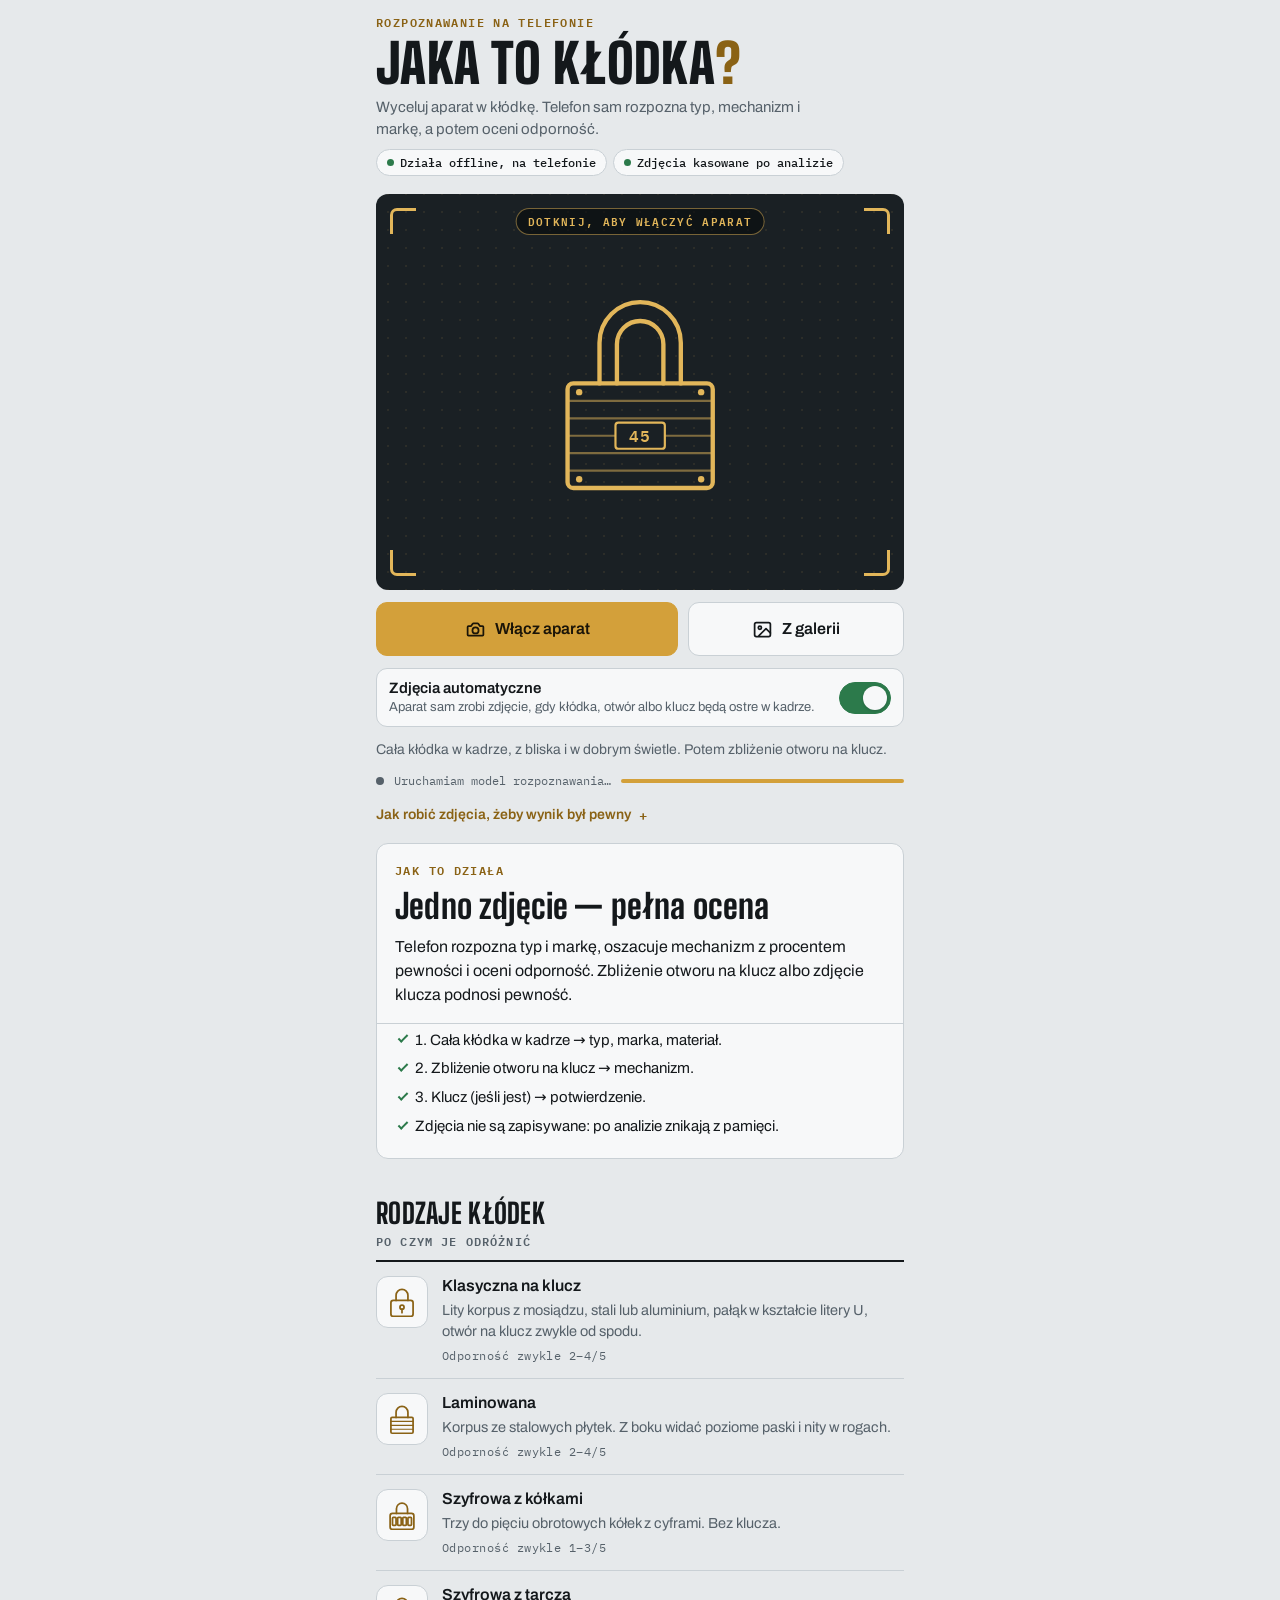
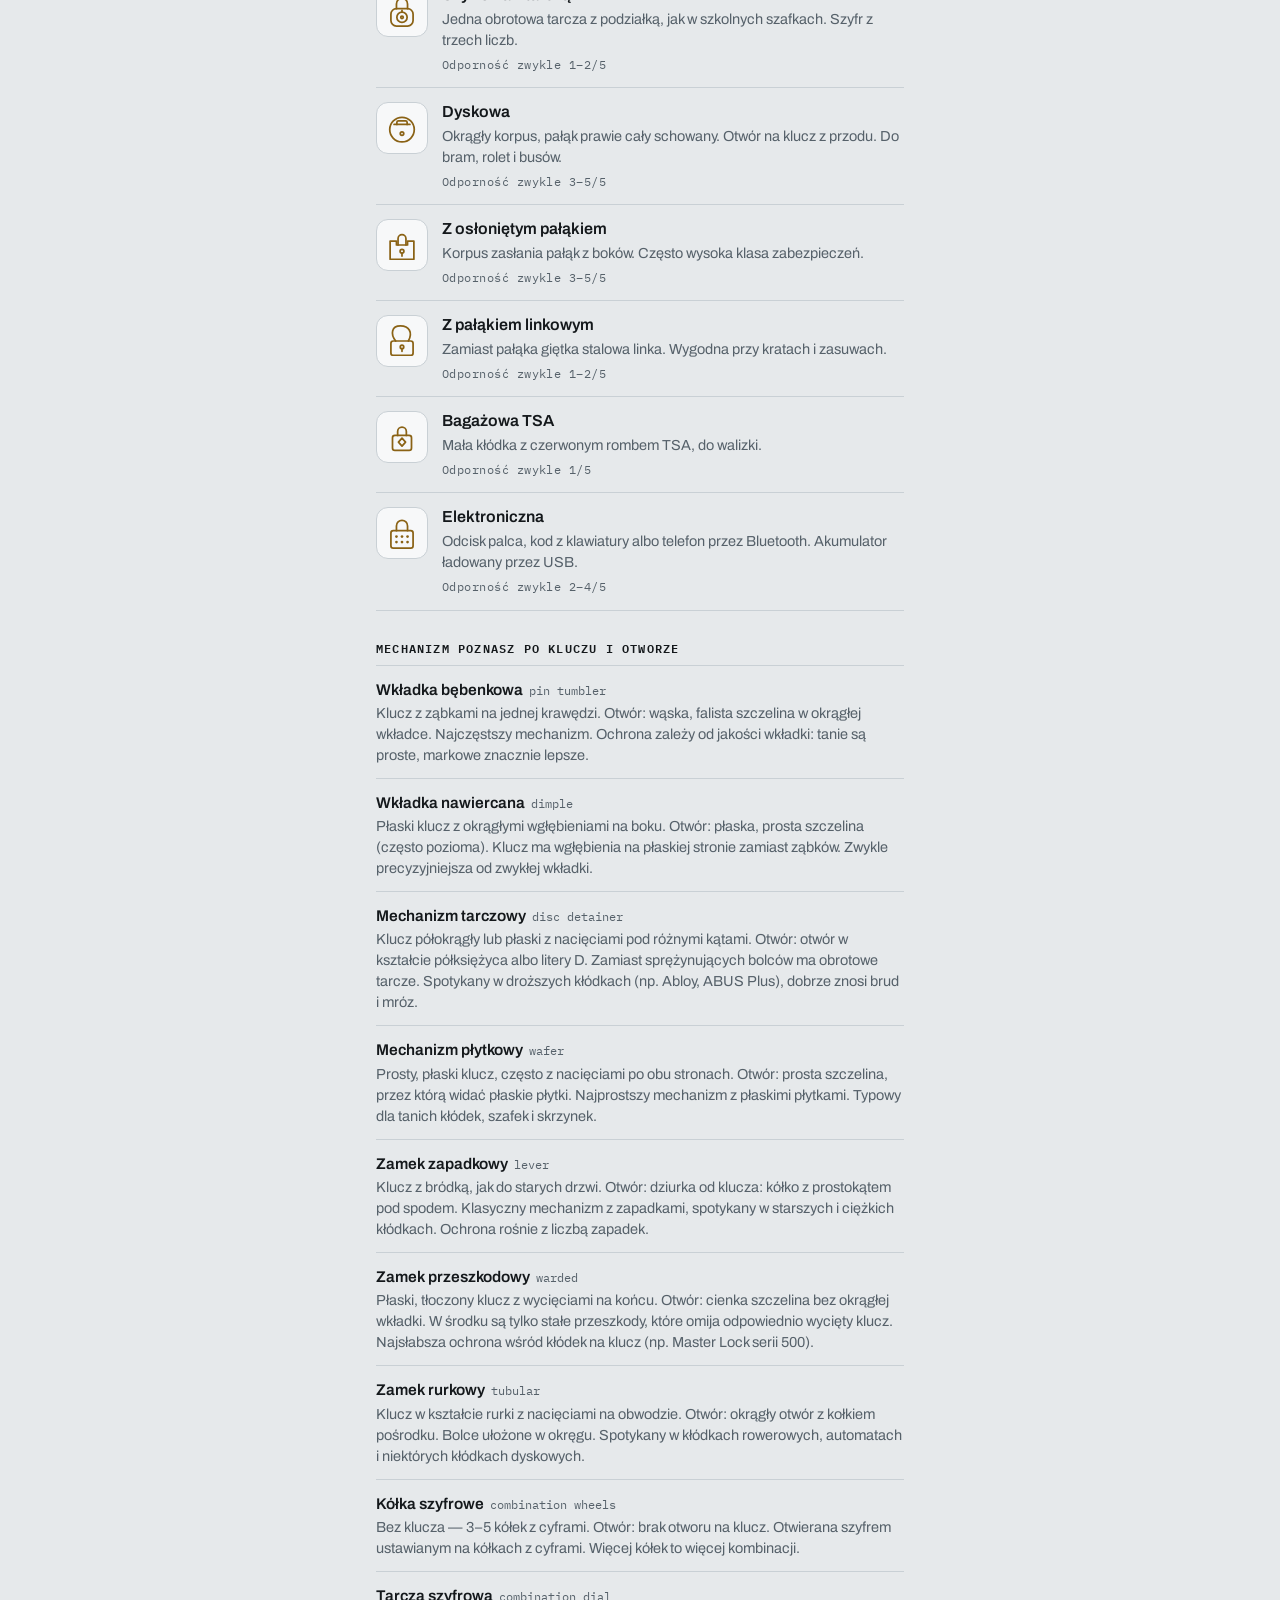
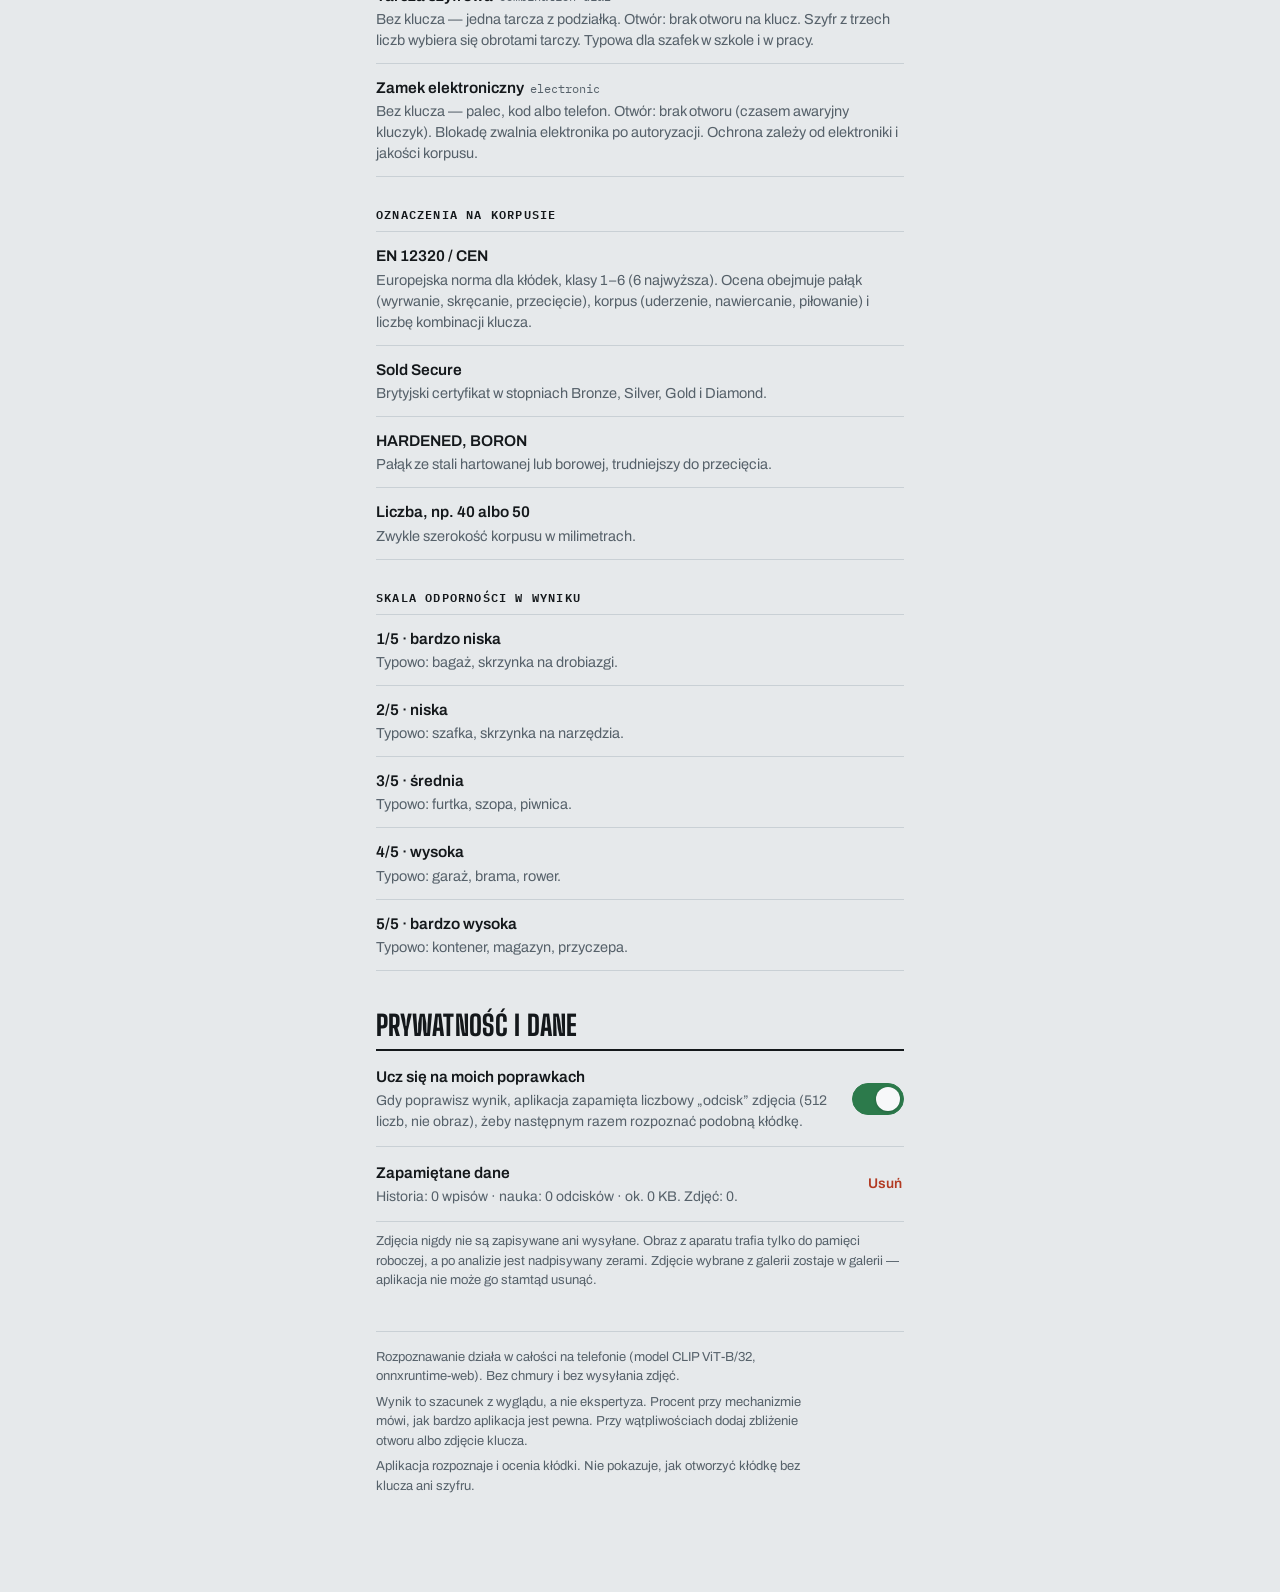
<file: index.html>
<!doctype html>
<html lang="pl">
<head>
<meta charset="utf-8">
<meta name="viewport" content="width=device-width, initial-scale=1, viewport-fit=cover">
<meta name="theme-color" content="#101316">
<meta name="description" content="Rozpoznawanie kłódek na telefonie: typ, mechanizm z procentem pewności, marka i odporność. Działa offline, zdjęcia są kasowane po analizie.">
<link rel="manifest" href="manifest.webmanifest">
<link rel="icon" type="image/png" sizes="32x32" href="icons/favicon-32.png">
<link rel="apple-touch-icon" href="icons/icon-180.png">
<meta name="apple-mobile-web-app-capable" content="yes">
<meta name="mobile-web-app-capable" content="yes">
<meta name="apple-mobile-web-app-status-bar-style" content="black-translucent">
<meta name="apple-mobile-web-app-title" content="Jaka to kłódka?">
<title>Jaka to kłódka?</title>
<link rel="stylesheet" href="fonts/fonts.css">
<style>
/* One phone-width column: masthead, live camera viewfinder, the result as a stamped spec plate
   (mechanism first, then resistance and key care), history, field guide. Steel neutrals, one brass accent. */
:root {
  --bg: #E6E9EB; --surface: #F7F8F9; --surface-2: #E1E5E8; --ink: #14181B; --muted: #56616A; --line: #C9D0D5;
  --brass: #8A6215; --brass-fill: #D3A03A; --brass-press: #BC8B2B; --on-brass: #1A1408;
  --finder: #1A2024; --finder-ink: #E2B65A; --finder-veil: rgba(10, 13, 15, .66); --finder-glow: rgba(226, 182, 90, .5); --finder-grid: rgba(226, 182, 90, .09);
  --stamp-hi: rgba(255, 255, 255, .75); --shadow: rgba(20, 24, 27, .22);
  --good: #2C7A4B; --warn: #9A6400; --bad: #B23A22;
  --font-display: "Big Shoulders Display", "Avenir Next Condensed", "Arial Narrow", "Roboto Condensed", sans-serif;
  --font-body: "Archivo", system-ui, -apple-system, "Segoe UI", Roboto, sans-serif;
  --font-mono: "IBM Plex Mono", ui-monospace, "SF Mono", Menlo, Consolas, monospace;
  --radius: 12px;
  color-scheme: light;
}
@media (prefers-color-scheme: dark) {
  :root:not([data-theme="light"]) {
    --bg: #101316; --surface: #191E22; --surface-2: #222930; --ink: #E6E9EB; --muted: #98A2A9; --line: #2D353B;
    --brass: #E2B65A; --brass-fill: #D9A846; --brass-press: #C4943A; --on-brass: #16110A;
    --finder: #0A0D0F; --finder-veil: rgba(6, 8, 10, .7); --finder-glow: rgba(226, 182, 90, .45); --finder-grid: rgba(226, 182, 90, .07);
    --stamp-hi: rgba(255, 255, 255, .06); --shadow: rgba(0, 0, 0, .55);
    --good: #62C38D; --warn: #E9B24F; --bad: #F07A5F;
    color-scheme: dark;
  }
}
:root[data-theme="dark"] {
  --bg: #101316; --surface: #191E22; --surface-2: #222930; --ink: #E6E9EB; --muted: #98A2A9; --line: #2D353B;
  --brass: #E2B65A; --brass-fill: #D9A846; --brass-press: #C4943A; --on-brass: #16110A;
  --finder: #0A0D0F; --finder-veil: rgba(6, 8, 10, .7); --finder-glow: rgba(226, 182, 90, .45); --finder-grid: rgba(226, 182, 90, .07);
  --stamp-hi: rgba(255, 255, 255, .06); --shadow: rgba(0, 0, 0, .55);
  --good: #62C38D; --warn: #E9B24F; --bad: #F07A5F;
  color-scheme: dark;
}
*, *::before, *::after { box-sizing: border-box; }
html, body { margin: 0; }
body {
  background: var(--bg); color: var(--ink);
  font-family: var(--font-body); font-size: 16px; line-height: 1.5;
  -webkit-text-size-adjust: 100%;
  padding-top: env(safe-area-inset-top, 0px); padding-bottom: env(safe-area-inset-bottom, 0px);
}
[hidden] { display: none !important; }
img { max-width: 100%; }
.wrap {
  max-width: 560px; margin: 0 auto;
  padding-left: max(16px, env(safe-area-inset-left, 0px)); padding-right: max(16px, env(safe-area-inset-right, 0px));
  padding-block: 14px 96px;
  display: flex; flex-direction: column; gap: 40px;
}
.wrap > main { margin-top: -22px; }
.vh { position: absolute !important; width: 1px !important; height: 1px !important; padding: 0 !important; margin: -1px !important; overflow: hidden !important; clip: rect(0 0 0 0) !important; clip-path: inset(50%) !important; white-space: nowrap !important; border: 0 !important; }
.eyebrow { margin: 0; font-family: var(--font-mono); font-size: 11.5px; font-weight: 600; letter-spacing: .12em; text-transform: uppercase; color: var(--brass); }
.label { margin: 0; font-family: var(--font-mono); font-size: 11.5px; font-weight: 600; letter-spacing: .1em; text-transform: uppercase; color: var(--muted); }

/* Masthead */
.masthead { display: flex; flex-direction: column; gap: 6px; }
.masthead h1 { margin: 0; font-family: var(--font-display); font-weight: 900; font-size: clamp(36px, 10.5vw, 54px); line-height: 1; letter-spacing: .005em; text-transform: uppercase; text-wrap: balance; }
.masthead h1 .q { color: var(--brass); }
.lede { margin: 0; font-size: 15px; line-height: 1.45; color: var(--muted); max-width: 48ch; }
.badges { display: flex; flex-wrap: wrap; gap: 6px; margin-top: 2px; }
.badge { display: inline-flex; align-items: center; gap: 6px; padding: 4px 10px; border: 1px solid var(--line); border-radius: 999px; background: var(--surface); font-family: var(--font-mono); font-size: 11.5px; font-weight: 500; color: var(--ink); }
.badge::before { content: ""; width: 7px; height: 7px; border-radius: 50%; background: var(--good); }

/* Scanner */
.stack { display: flex; flex-direction: column; gap: 16px; }
.scanner { display: flex; flex-direction: column; gap: 12px; }
.finder {
  position: relative; width: 100%; aspect-ratio: 4 / 3; border-radius: var(--radius); overflow: hidden; isolation: isolate;
  background-color: var(--finder); background-image: radial-gradient(var(--finder-grid) 1.2px, transparent 1.4px); background-size: 18px 18px; background-position: center;
  color: var(--finder-ink);
}
.finder video { position: absolute; inset: 0; z-index: 1; width: 100%; height: 100%; object-fit: cover; background: #000; }
.finder[data-state="busy"] video { filter: brightness(.72) saturate(.7); }
.finder-art { position: absolute; inset: 0; display: grid; place-items: center; }
.finder-art svg { width: 44%; max-height: 78%; height: auto; }
.corner { position: absolute; z-index: 2; width: 26px; height: 26px; border: 0 solid var(--finder-ink); pointer-events: none; }
.corner.tl { top: 14px; left: 14px; border-top-width: 3px; border-left-width: 3px; border-top-left-radius: 7px; }
.corner.tr { top: 14px; right: 14px; border-top-width: 3px; border-right-width: 3px; border-top-right-radius: 7px; }
.corner.bl { bottom: 14px; left: 14px; border-bottom-width: 3px; border-left-width: 3px; border-bottom-left-radius: 7px; }
.corner.br { bottom: 14px; right: 14px; border-bottom-width: 3px; border-right-width: 3px; border-bottom-right-radius: 7px; }
.finder-tag {
  position: absolute; z-index: 3; top: 14px; left: 50%; transform: translateX(-50%); max-width: calc(100% - 90px);
  padding: 4px 11px; border: 1px solid var(--finder-glow); border-radius: 999px; background: var(--finder-veil); color: var(--finder-ink);
  font-family: var(--font-mono); font-size: 11px; font-weight: 600; letter-spacing: .12em; text-transform: uppercase; white-space: nowrap; overflow: hidden; text-overflow: ellipsis;
}
.finder-msg {
  position: absolute; z-index: 3; left: 14px; right: 14px; bottom: 14px; display: flex; justify-content: center; pointer-events: none;
}
.finder-msg span {
  padding: 6px 12px; border-radius: 999px; background: var(--finder-veil); border: 1px solid var(--finder-glow); color: #F3E3BD;
  font-family: var(--font-mono); font-size: 12px; font-weight: 600; letter-spacing: .04em; text-align: center;
}
.scanline { position: absolute; z-index: 2; left: 8%; right: 8%; top: 12%; height: 2px; border-radius: 2px; background: var(--finder-ink); box-shadow: 0 0 14px 3px var(--finder-glow); opacity: 0; transition: opacity .2s ease; pointer-events: none; }
.finder[data-state="busy"] .scanline { opacity: 1; animation: scan 1.6s ease-in-out infinite alternate; }
@keyframes scan { from { top: 12%; } to { top: 88%; } }
.finder-tap { position: absolute; inset: 0; z-index: 2; border: 0; background: transparent; cursor: pointer; -webkit-tap-highlight-color: transparent; }

.actions { display: grid; grid-template-columns: minmax(0, 1.4fr) minmax(0, 1fr); gap: 10px; }
.btn {
  position: relative; display: inline-flex; align-items: center; justify-content: center; gap: 9px; min-height: 54px; padding: 0 14px;
  border: 1px solid var(--line); border-radius: 11px; background: var(--surface); color: var(--ink);
  font: 600 16px/1.15 var(--font-body); text-align: center; cursor: pointer; user-select: none; -webkit-user-select: none; -webkit-tap-highlight-color: transparent;
  transition: transform .08s ease, background-color .15s ease, opacity .15s ease;
}
.btn:active { transform: translateY(1px); }
.btn svg { width: 21px; height: 21px; flex: none; }
.btn-primary { background: var(--brass-fill); border-color: var(--brass-fill); color: var(--on-brass); }
.btn-primary:active { background: var(--brass-press); }
.btn-ghost { min-height: 46px; background: transparent; border-style: dashed; border-color: var(--brass); color: var(--brass); }
.btn-wide { grid-column: 1 / -1; }
.btn:disabled { opacity: .45; cursor: default; }
button:focus-visible, summary:focus-visible, .finder-tap:focus-visible { outline: 3px solid var(--brass); outline-offset: 2px; }
label.btn:has(input:focus-visible) { outline: 3px solid var(--brass); outline-offset: 2px; }
@media (hover: hover) {
  .btn:hover:not(:disabled) { background: var(--surface-2); }
  .btn-primary:hover:not(:disabled) { background: var(--brass-press); }
  .btn-ghost:hover { background: var(--surface); }
  .opt:hover { border-color: var(--brass); }
  .hist-open:hover strong { text-decoration: underline; text-underline-offset: 3px; }
}
.hint { margin: 0; font-size: 14px; color: var(--muted); }
.autorow { display: grid; grid-template-columns: minmax(0, 1fr) auto; align-items: center; gap: 12px; padding: 10px 12px; border: 1px solid var(--line); border-radius: 11px; background: var(--surface); }
.autorow b { display: block; font-size: 15px; font-weight: 600; line-height: 1.3; }
.autorow span { display: block; font-size: 13px; line-height: 1.35; color: var(--muted); }
.model-status { display: flex; align-items: center; gap: 10px; font-family: var(--font-mono); font-size: 12px; color: var(--muted); }
.model-status .bar { flex: 1; height: 4px; border-radius: 2px; background: var(--surface-2); overflow: hidden; }
.model-status .bar i { display: block; height: 100%; width: 0; background: var(--brass-fill); transition: width .2s ease; }
.model-status.ok .dot, .model-status .dot { width: 8px; height: 8px; border-radius: 50%; background: var(--muted); flex: none; }
.model-status.ok .dot { background: var(--good); }
.model-status.err .dot { background: var(--bad); }
.tips-box summary { display: inline-flex; align-items: center; gap: 8px; padding: 2px 0; list-style: none; color: var(--brass); font-size: 14px; font-weight: 600; cursor: pointer; }
.tips-box summary::-webkit-details-marker { display: none; }
.tips-box summary::after { content: "+"; font-family: var(--font-mono); font-weight: 600; }
.tips-box[open] summary::after { content: "−"; }
.tips-box .ticks { margin-top: 10px; }

/* Result plate */
.plate { background: var(--surface); border: 1px solid var(--line); border-radius: var(--radius); overflow: hidden; }
.plate.enter { animation: rise .32s ease-out both; }
@keyframes rise { from { opacity: .35; transform: translateY(6px); } to { opacity: 1; transform: none; } }
.plate-head { padding: 18px 18px 16px; display: flex; flex-direction: column; gap: 10px; }
.plate-head + .plate-body { border-top: 1px solid var(--line); }
.plate-title { margin: 0; font-family: var(--font-display); font-weight: 800; font-size: 34px; line-height: 1.04; letter-spacing: .005em; text-wrap: balance; overflow-wrap: anywhere; }
.plate-desc { margin: 0; font-size: 16px; max-width: 60ch; }
.plate-body { padding: 6px 18px 20px; display: flex; flex-direction: column; gap: 24px; }
.plate-foot { padding: 12px 18px 14px; border-top: 1px solid var(--line); display: flex; flex-direction: column; gap: 4px; font-size: 13px; color: var(--muted); }
.plate-foot p { margin: 0; }
.chips { display: flex; flex-wrap: wrap; gap: 6px; }
.chip { display: inline-flex; align-items: center; gap: 7px; padding: 4px 10px; border: 1px solid var(--line); border-radius: 999px; background: var(--bg); color: var(--ink); font-family: var(--font-mono); font-size: 12px; font-weight: 500; }
.chip .dot { width: 8px; height: 8px; border-radius: 50%; background: var(--muted); }
.tone-good .dot { background: var(--good); }
.tone-warn .dot { background: var(--warn); }
.tone-bad .dot { background: var(--bad); }
.callout { display: flex; flex-direction: column; align-items: flex-start; gap: 10px; padding: 12px 14px; border: 1px solid var(--brass); border-radius: 10px; background: var(--bg); }
.callout p { margin: 0; font-size: 14.5px; }
.callout.warn { border-color: var(--warn); }
.callout.good { border-color: var(--good); }
.callout .row-actions { width: 100%; }
.block { display: flex; flex-direction: column; gap: 10px; }
.block-title { margin: 0; font-family: var(--font-display); font-weight: 800; font-size: 24px; line-height: 1; letter-spacing: .01em; text-transform: uppercase; }

/* Mechanism */
.mech { display: flex; flex-direction: column; gap: 12px; padding: 14px; border: 1px solid var(--line); border-radius: 12px; background: var(--bg); }
.mech-top { display: grid; grid-template-columns: 54px minmax(0, 1fr) auto; align-items: center; gap: 12px; }
.mech-top .oi { width: 54px; height: 54px; display: grid; place-items: center; border-radius: 12px; background: var(--brass-fill); color: var(--on-brass); }
.mech-top .oi svg { width: 44px; height: 44px; }
.mech-name { margin: 0; font-size: 19px; font-weight: 700; line-height: 1.2; }
.mech-name small { display: block; font-family: var(--font-mono); font-size: 12px; font-weight: 500; color: var(--muted); letter-spacing: .04em; }
.mech-pct { font-family: var(--font-mono); font-size: 24px; font-weight: 600; font-variant-numeric: tabular-nums; color: var(--lvl, var(--ink)); }
.confbar { height: 8px; border-radius: 4px; background: var(--surface-2); overflow: hidden; border: 1px solid var(--line); }
.confbar i { display: block; height: 100%; background: var(--lvl, var(--brass-fill)); }
.alts { list-style: none; margin: 0; padding: 0; display: flex; flex-direction: column; gap: 6px; }
.alts li { display: grid; grid-template-columns: minmax(0, 1fr) 90px 44px; align-items: center; gap: 10px; font-size: 14px; }
.alts .mini { height: 6px; border-radius: 3px; background: var(--surface-2); overflow: hidden; }
.alts .mini i { display: block; height: 100%; background: var(--muted); }
.alts b { font-family: var(--font-mono); font-size: 12.5px; font-weight: 600; text-align: right; font-variant-numeric: tabular-nums; }
.verify { margin: 0; font-size: 14px; color: var(--muted); }
.verify b { color: var(--ink); font-weight: 600; }

/* Lists (key and care) */
.kitgroup { display: flex; flex-direction: column; gap: 8px; }
.kitgroup h4 { margin: 0; display: flex; align-items: center; gap: 8px; font-family: var(--font-mono); font-size: 11.5px; font-weight: 600; letter-spacing: .1em; text-transform: uppercase; color: var(--muted); }
.kitgroup h4 .n { padding: 1px 7px; border-radius: 999px; background: var(--ink); color: var(--bg); font-size: 10.5px; }
.kit { list-style: none; margin: 0; padding: 0; display: flex; flex-direction: column; gap: 8px; }
.kit li { padding: 11px 12px; border: 1px solid var(--line); border-radius: 10px; background: var(--surface); }
.kit b { display: block; font-size: 15px; font-weight: 600; line-height: 1.3; }
.kit span { display: block; margin-top: 3px; font-size: 14px; line-height: 1.4; color: var(--muted); }
.kit.first li:first-child { border-color: var(--brass-fill); box-shadow: inset 3px 0 0 var(--brass-fill); }
.pack { margin: 0; font-size: 14.5px; padding: 12px 14px; border-radius: 10px; background: var(--surface-2); }
.pack b { font-weight: 600; }

/* Specs + meters */
.specs { display: grid; grid-template-columns: minmax(96px, 34%) minmax(0, 1fr); margin: 0; }
.specs dt, .specs dd { margin: 0; padding: 12px 0; border-bottom: 1px solid var(--line); }
.specs dt { padding-top: 14px; padding-right: 12px; font-family: var(--font-mono); font-size: 11.5px; font-weight: 500; line-height: 1.35; letter-spacing: .08em; text-transform: uppercase; color: var(--muted); }
.specs dd { font-size: 15px; line-height: 1.45; overflow-wrap: anywhere; }
.specs dd small { display: block; margin-top: 3px; font-size: 13px; line-height: 1.4; color: var(--muted); }
.specs dt:last-of-type, .specs dd:last-of-type { border-bottom: 0; }
.stamps { display: flex; flex-wrap: wrap; gap: 6px; }
.stamp { padding: 4px 8px; border: 1px solid var(--line); border-radius: 4px; background: var(--surface-2); box-shadow: inset 0 1px 0 var(--stamp-hi); color: var(--ink); font-family: var(--font-mono); font-size: 12.5px; font-weight: 600; letter-spacing: .06em; text-transform: uppercase; }
.meter { display: flex; flex-direction: column; gap: 8px; }
.meter-bar { display: grid; grid-template-columns: repeat(5, minmax(0, 1fr)); gap: 4px; }
.meter-bar span { height: 12px; border-radius: 3px; background: var(--surface-2); border: 1px solid var(--line); }
.meter-bar span.on, .mini5 span.on { background: var(--lvl); border-color: var(--lvl); }
.meter-row { display: flex; flex-wrap: wrap; justify-content: space-between; align-items: baseline; gap: 4px 12px; font-size: 14px; }
.meter-row strong { font-family: var(--font-mono); font-size: 13px; font-weight: 600; }
.meter-row > span { color: var(--muted); }
.subrates { display: flex; flex-direction: column; gap: 9px; margin-top: 4px; }
.subrate { display: grid; grid-template-columns: minmax(0, 1fr) 92px 34px; align-items: center; gap: 10px; font-size: 14px; }
.mini5 { display: grid; grid-template-columns: repeat(5, minmax(0, 1fr)); gap: 3px; }
.mini5 span { height: 8px; border-radius: 2px; background: var(--surface-2); border: 1px solid var(--line); }
.subrate b { font-family: var(--font-mono); font-size: 12.5px; font-weight: 600; text-align: right; font-variant-numeric: tabular-nums; }
.why { margin: 0; font-size: 14.5px; }
.ticks { list-style: none; margin: 0; padding: 0; display: flex; flex-direction: column; gap: 7px; }
.ticks li { position: relative; padding-left: 20px; font-size: 15px; line-height: 1.45; }
.ticks li::before { content: ""; position: absolute; left: 3px; top: .68em; width: 9px; height: 2px; border-radius: 1px; background: var(--brass); }
.ticks.warn li::before { background: var(--bad); }
.ticks.check li::before { top: .38em; left: 3px; width: 10px; height: 5px; border-radius: 0; background: none; border-left: 2px solid var(--good); border-bottom: 2px solid var(--good); transform: rotate(-45deg); }
.how { display: flex; flex-direction: column; gap: 12px; padding: 16px 14px; border: 1px dashed var(--line); border-radius: 10px; background: var(--bg); }
.how-title { margin: 0; font-family: var(--font-display); font-weight: 800; font-size: 22px; line-height: 1; letter-spacing: .01em; text-transform: uppercase; }
.row-actions { display: flex; flex-wrap: wrap; gap: 10px; }
.row-actions .btn { flex: 1 1 140px; min-height: 46px; }
.copy-box { width: 100%; padding: 10px 12px; border: 1px solid var(--line); border-radius: 10px; background: var(--bg); color: var(--ink); font: 13px/1.45 var(--font-mono); }

/* Pickers */
.opts { display: grid; grid-template-columns: repeat(2, minmax(0, 1fr)); gap: 8px; }
.opt { position: relative; display: flex; flex-direction: column; align-items: flex-start; gap: 6px; min-width: 0; min-height: 60px; padding: 12px; border: 1px solid var(--line); border-radius: 11px; background: var(--surface); color: var(--ink); font: inherit; text-align: left; cursor: pointer; -webkit-tap-highlight-color: transparent; }
.opt .oi { width: 40px; height: 40px; color: var(--brass); }
.opt .oi svg { width: 40px; height: 40px; }
.opt b { font-size: 15px; font-weight: 600; line-height: 1.25; }
.opt small { font-size: 13px; line-height: 1.35; color: var(--muted); }
.opt.sel { border-color: var(--brass-fill); box-shadow: inset 0 0 0 1px var(--brass-fill); }
.opts.list { grid-template-columns: minmax(0, 1fr); }
.opt.row { flex-direction: row; align-items: center; gap: 12px; min-height: 58px; padding: 10px 12px; }
.opt.row .oi { flex: none; }
.opt.row .ot { min-width: 0; flex: 1; display: flex; flex-direction: column; gap: 2px; }
.opt.row .pc { flex: none; font-family: var(--font-mono); font-size: 12.5px; font-weight: 600; color: var(--muted); font-variant-numeric: tabular-nums; }
.opt.wide { grid-column: 1 / -1; min-height: 50px; }
.opt .tag { position: absolute; top: 8px; right: 8px; padding: 2px 7px; border-radius: 999px; background: var(--brass-fill); color: var(--on-brass); font-family: var(--font-mono); font-size: 10px; font-weight: 600; letter-spacing: .06em; text-transform: uppercase; }
.picker { display: flex; flex-direction: column; gap: 10px; }
.picker-q { margin: 0; font-size: 16px; font-weight: 600; }
.marks { display: flex; flex-direction: column; gap: 14px; }
.toggles, .segs { display: flex; flex-wrap: wrap; gap: 6px; }
.toggle, .segs button { min-height: 42px; padding: 0 14px; border: 1px solid var(--line); border-radius: 999px; background: var(--surface); color: var(--ink); font: 600 14px/1 var(--font-mono); letter-spacing: .03em; cursor: pointer; }
.segs button { min-width: 46px; border-radius: 9px; }
.toggle[aria-pressed="true"], .segs button[aria-pressed="true"] { background: var(--ink); border-color: var(--ink); color: var(--bg); }
.field { display: flex; flex-direction: column; gap: 6px; }
.field input { width: 140px; min-height: 44px; padding: 8px 12px; border: 1px solid var(--line); border-radius: 10px; background: var(--bg); color: var(--ink); font: 16px/1.2 var(--font-body); }
.field input:focus-visible { outline: 3px solid var(--brass); outline-offset: 1px; }
details.fold { border-top: 1px solid var(--line); padding-top: 12px; }
details.fold > summary { display: flex; align-items: center; justify-content: space-between; gap: 10px; list-style: none; cursor: pointer; font-family: var(--font-mono); font-size: 12px; font-weight: 600; letter-spacing: .1em; text-transform: uppercase; color: var(--ink); }
details.fold > summary::-webkit-details-marker { display: none; }
details.fold > summary::after { content: "+"; font-size: 16px; color: var(--brass); }
details.fold[open] > summary::after { content: "−"; }
details.fold > .fold-body { margin-top: 14px; display: flex; flex-direction: column; gap: 14px; }

/* Sections */
.section-head { display: flex; align-items: center; justify-content: space-between; flex-wrap: wrap; gap: 8px 12px; padding-bottom: 10px; border-bottom: 2px solid var(--ink); }
.section-head.stacked { flex-direction: column; align-items: flex-start; gap: 6px; }
.section-head h2 { margin: 0; font-family: var(--font-display); font-weight: 800; font-size: 28px; line-height: 1; letter-spacing: .01em; text-transform: uppercase; }
.hist { list-style: none; margin: 0; padding: 0; }
.hist li { display: grid; grid-template-columns: minmax(0, 1fr) auto; align-items: center; gap: 6px; border-bottom: 1px solid var(--line); }
.hist-open { display: grid; grid-template-columns: 48px minmax(0, 1fr); align-items: center; gap: 12px; min-width: 0; padding: 10px 0; border: 0; border-radius: 8px; background: none; color: inherit; font: inherit; text-align: left; cursor: pointer; }
.hist-open .ico { width: 48px; height: 48px; display: grid; place-items: center; border: 1px solid var(--line); border-radius: 10px; background: var(--surface); color: var(--brass); }
.hist-open .ico svg { width: 34px; height: 34px; }
.hist-text { min-width: 0; display: flex; flex-direction: column; gap: 2px; }
.hist-text strong { font-size: 15px; font-weight: 600; white-space: nowrap; overflow: hidden; text-overflow: ellipsis; }
.hist-text span { font-family: var(--font-mono); font-size: 12px; color: var(--muted); white-space: nowrap; overflow: hidden; text-overflow: ellipsis; }
.icon-btn { width: 44px; height: 44px; display: grid; place-items: center; border: 0; border-radius: 10px; background: none; color: var(--muted); cursor: pointer; }
.icon-btn svg { width: 20px; height: 20px; }
.head-tools { display: flex; align-items: center; gap: 14px; }
.link-btn { padding: 6px 2px; border: 0; background: none; color: var(--brass); font: 600 14px/1 var(--font-body); cursor: pointer; }
.link-btn.danger { color: var(--bad); }
.confirm-q { font-size: 14px; color: var(--muted); }
.fine { margin: 10px 0 0; font-size: 13px; color: var(--muted); }
.types { list-style: none; margin: 0; padding: 0; }
.type { display: grid; grid-template-columns: 52px minmax(0, 1fr); align-items: start; gap: 14px; padding: 14px 0; border-bottom: 1px solid var(--line); }
.type .ico { width: 52px; height: 52px; display: grid; place-items: center; border: 1px solid var(--line); border-radius: 12px; background: var(--surface); color: var(--brass); }
.type .ico svg { width: 38px; height: 38px; }
.type h3 { margin: 0; display: flex; flex-wrap: wrap; align-items: center; gap: 8px; font-size: 16px; font-weight: 600; line-height: 1.3; }
.type p { margin: 3px 0 0; font-size: 14.5px; line-height: 1.45; color: var(--muted); }
.type .range { display: block; margin-top: 5px; font-family: var(--font-mono); font-size: 11.5px; letter-spacing: .04em; color: var(--muted); }
.type.is-match .ico { background: var(--brass-fill); border-color: var(--brass-fill); color: var(--on-brass); }
.match-chip { padding: 2px 8px; border-radius: 999px; background: var(--brass-fill); color: var(--on-brass); font-family: var(--font-mono); font-size: 10.5px; font-weight: 600; letter-spacing: .1em; text-transform: uppercase; }
.sub { margin: 28px 0 0; padding-bottom: 8px; border-bottom: 1px solid var(--line); font-family: var(--font-mono); font-size: 12px; font-weight: 600; letter-spacing: .1em; text-transform: uppercase; color: var(--ink); }
.defs { margin: 0; }
.defs > div { display: flex; flex-direction: column; gap: 2px; padding: 12px 0; border-bottom: 1px solid var(--line); }
.defs dt { font-size: 15.5px; font-weight: 600; }
.defs dt small { margin-left: 6px; font-family: var(--font-mono); font-size: 12px; font-weight: 400; color: var(--muted); white-space: nowrap; }
.defs dd { margin: 0; font-size: 14.5px; line-height: 1.45; color: var(--muted); }
.setrow { display: grid; grid-template-columns: minmax(0, 1fr) auto; align-items: center; gap: 12px; padding: 14px 0; border-bottom: 1px solid var(--line); }
.setrow b { display: block; font-size: 15.5px; font-weight: 600; }
.setrow span { display: block; margin-top: 2px; font-size: 14px; color: var(--muted); }
.switch { position: relative; width: 52px; height: 32px; border-radius: 999px; border: 1px solid var(--line); background: var(--surface-2); cursor: pointer; }
.switch::after { content: ""; position: absolute; top: 3px; left: 3px; width: 24px; height: 24px; border-radius: 50%; background: var(--surface); box-shadow: 0 1px 3px var(--shadow); transition: transform .15s ease; }
.switch[aria-checked="true"] { background: var(--good); border-color: var(--good); }
.switch[aria-checked="true"]::after { transform: translateX(20px); }
.foot { padding-top: 16px; border-top: 1px solid var(--line); font-size: 13px; color: var(--muted); display: flex; flex-direction: column; gap: 6px; }
.foot p { margin: 0; max-width: 62ch; }
.toast { position: fixed; z-index: 20; left: 50%; bottom: calc(18px + env(safe-area-inset-bottom, 0px)); transform: translateX(-50%); max-width: calc(100% - 40px); padding: 10px 16px; border-radius: 999px; background: var(--ink); color: var(--bg); font: 600 14px/1.25 var(--font-body); text-align: center; box-shadow: 0 6px 20px var(--shadow); }
@media (prefers-reduced-motion: reduce) {
  .finder[data-state="busy"] .scanline { animation: none; top: 50%; }
  .plate.enter { animation: none; }
  .btn, .model-status .bar i { transition: none; }
}
</style>
</head>
<body>
<div class="wrap">
  <header class="masthead">
    <p class="eyebrow">Rozpoznawanie na telefonie</p>
    <h1>Jaka to kłódka<span class="q">?</span></h1>
    <p class="lede">Wyceluj aparat w kłódkę. Telefon sam rozpozna typ, mechanizm i markę, a potem oceni odporność.</p>
    <div class="badges"><span class="badge">Działa offline, na telefonie</span><span class="badge">Zdjęcia kasowane po analizie</span></div>
  </header>

  <main class="stack">
    <section class="scanner" id="scanner" aria-label="Aparat">
      <div class="finder" id="finder" data-state="idle">
        <video id="cam" playsinline muted autoplay disablepictureinpicture hidden></video>
        <div class="finder-art" id="finderArt">
          <svg viewBox="0 0 160 160" aria-hidden="true">
            <g fill="none" stroke="currentColor" stroke-linecap="round" stroke-linejoin="round">
              <path d="M52 74V46a28 28 0 0 1 56 0v28" stroke-width="3"/>
              <path d="M64 74V47a16 16 0 0 1 32 0v27" stroke-width="3"/>
              <rect x="30" y="74" width="100" height="72" rx="4" stroke-width="3"/>
              <path d="M30 86h100M30 98h100M30 110h100M30 122h100M30 134h100" stroke-width="1.5" opacity=".5"/>
              <rect x="63" y="101" width="34" height="18" rx="2" stroke-width="1.5" style="fill: var(--finder)"/>
            </g>
            <g fill="currentColor">
              <circle cx="38" cy="80" r="2.2"/><circle cx="122" cy="80" r="2.2"/><circle cx="38" cy="140" r="2.2"/><circle cx="122" cy="140" r="2.2"/>
              <text x="80" y="114.2" text-anchor="middle" font-family="IBM Plex Mono, ui-monospace, monospace" font-size="11" font-weight="600" letter-spacing="1">45</text>
            </g>
          </svg>
        </div>
        <button type="button" class="finder-tap" id="finderTap" aria-label="Włącz aparat"></button>
        <span class="corner tl" aria-hidden="true"></span><span class="corner tr" aria-hidden="true"></span>
        <span class="corner bl" aria-hidden="true"></span><span class="corner br" aria-hidden="true"></span>
        <span class="finder-tag" id="finderTag">Aparat wyłączony</span>
        <div class="finder-msg" id="finderMsg" hidden><span id="finderMsgText"></span></div>
        <div class="scanline" aria-hidden="true"></div>
      </div>

      <div class="actions" id="actions">
        <button type="button" class="btn btn-primary" id="shutter">
          <svg viewBox="0 0 24 24" fill="none" stroke="currentColor" stroke-width="2" stroke-linecap="round" stroke-linejoin="round" aria-hidden="true"><path d="M4 8h3l1.6-2.4A1.5 1.5 0 0 1 9.9 5h4.2a1.5 1.5 0 0 1 1.3.6L17 8h3a1 1 0 0 1 1 1v9a1 1 0 0 1-1 1H4a1 1 0 0 1-1-1V9a1 1 0 0 1 1-1z"/><circle cx="12" cy="13" r="3.5"/></svg>
          <span id="shutterText">Zrób zdjęcie</span>
        </button>
        <label class="btn">
          <input type="file" id="galInput" accept="image/*" class="vh">
          <svg viewBox="0 0 24 24" fill="none" stroke="currentColor" stroke-width="2" stroke-linecap="round" stroke-linejoin="round" aria-hidden="true"><rect x="3" y="4" width="18" height="16" rx="2"/><circle cx="9" cy="10" r="1.8"/><path d="M21 16l-5-5-8 8"/></svg>
          <span>Z galerii</span>
        </label>
        <button type="button" class="btn btn-ghost btn-wide" id="newBtn" hidden>Nowa kłódka</button>
        <input type="file" id="camInput" accept="image/*" capture="environment" class="vh" tabindex="-1" aria-hidden="true">
      </div>
      <div class="autorow">
        <div><b>Zdjęcia automatyczne</b><span>Aparat sam zrobi zdjęcie, gdy kłódka, otwór albo klucz będą ostre w kadrze.</span></div>
        <button type="button" class="switch" id="autoSwitch" role="switch" aria-checked="true" aria-label="Zdjęcia automatyczne"></button>
      </div>
      <p class="hint" id="hint">Cała kłódka w kadrze, z bliska i w dobrym świetle. Potem zbliżenie otworu na klucz.</p>
      <div class="model-status" id="modelStatus" role="status"><span class="dot"></span><span id="modelText">Wczytuję model rozpoznawania…</span><span class="bar" id="modelBar"><i></i></span></div>
      <details class="tips-box">
        <summary>Jak robić zdjęcia, żeby wynik był pewny</summary>
        <ul class="ticks">
          <li>Pierwsze zdjęcie: cała kłódka z przodu, z odległości ok. 20–30 cm, na spokojnym tle.</li>
          <li>Drugie: zbliżenie otworu na klucz (zwykle od spodu). To najpewniej zdradza mechanizm.</li>
          <li>Jeśli masz klucz, zrób mu zdjęcie na jasnym tle — kształt klucza rozstrzyga wątpliwości.</li>
          <li>Wszystkie zdjęcia łączą się w jeden wynik. Następną kłódkę zacznij przyciskiem „Nowa kłódka”.</li>
        </ul>
      </details>
    </section>

    <section class="result" id="result" aria-label="Wynik" aria-live="polite"></section>
  </main>

  <section class="history" id="history" aria-labelledby="histTitle" hidden>
    <div class="section-head">
      <h2 id="histTitle">Ostatnie kłódki</h2>
      <div class="head-tools" id="histTools"></div>
    </div>
    <ul class="hist" id="histList"></ul>
    <p class="fine">Historia zawiera tylko opis wyniku, bez zdjęć, i zostaje na tym urządzeniu.</p>
  </section>

  <section class="guide" aria-labelledby="guideTitle">
    <div class="section-head stacked">
      <h2 id="guideTitle">Rodzaje kłódek</h2>
      <span class="label">Po czym je odróżnić</span>
    </div>
    <ul class="types" id="types"></ul>
    <h3 class="sub">Mechanizm poznasz po kluczu i otworze</h3>
    <dl class="defs" id="mechList"></dl>
    <h3 class="sub">Oznaczenia na korpusie</h3>
    <dl class="defs">
      <div><dt>EN 12320 / CEN</dt><dd>Europejska norma dla kłódek, klasy 1–6 (6 najwyższa). Ocena obejmuje pałąk (wyrwanie, skręcanie, przecięcie), korpus (uderzenie, nawiercanie, piłowanie) i liczbę kombinacji klucza.</dd></div>
      <div><dt>Sold Secure</dt><dd>Brytyjski certyfikat w stopniach Bronze, Silver, Gold i Diamond.</dd></div>
      <div><dt>HARDENED, BORON</dt><dd>Pałąk ze stali hartowanej lub borowej, trudniejszy do przecięcia.</dd></div>
      <div><dt>Liczba, np. 40 albo 50</dt><dd>Zwykle szerokość korpusu w milimetrach.</dd></div>
    </dl>
    <h3 class="sub">Skala odporności w wyniku</h3>
    <dl class="defs" id="scaleList"></dl>
  </section>

  <section class="settings" aria-labelledby="setTitle">
    <div class="section-head"><h2 id="setTitle">Prywatność i dane</h2></div>
    <div class="setrow">
      <div><b>Ucz się na moich poprawkach</b><span>Gdy poprawisz wynik, aplikacja zapamięta liczbowy „odcisk” zdjęcia (512 liczb, nie obraz), żeby następnym razem rozpoznać podobną kłódkę.</span></div>
      <button type="button" class="switch" id="learnSwitch" role="switch" aria-checked="true" aria-label="Ucz się na moich poprawkach"></button>
    </div>
    <div class="setrow">
      <div><b>Zapamiętane dane</b><span id="dataInfo">—</span></div>
      <button type="button" class="link-btn danger" id="wipeBtn">Usuń</button>
    </div>
    <p class="fine">Zdjęcia nigdy nie są zapisywane ani wysyłane. Obraz z aparatu trafia tylko do pamięci roboczej, a po analizie jest nadpisywany zerami. Zdjęcie wybrane z galerii zostaje w galerii — aplikacja nie może go stamtąd usunąć.</p>
  </section>

  <footer class="foot">
    <p>Rozpoznawanie działa w całości na telefonie (model CLIP ViT-B/32, onnxruntime-web). Bez chmury i bez wysyłania zdjęć.</p>
    <p>Wynik to szacunek z wyglądu, a nie ekspertyza. Procent przy mechanizmie mówi, jak bardzo aplikacja jest pewna. Przy wątpliwościach dodaj zbliżenie otworu albo zdjęcie klucza.</p>
    <p>Aplikacja rozpoznaje i ocenia kłódki. Nie pokazuje, jak otworzyć kłódkę bez klucza ani szyfru.</p>
  </footer>
</div>
<div class="toast" id="toast" role="status" hidden></div>
<script src="kb.js" defer></script>
<script src="app.js" defer></script>
<script>
if ("serviceWorker" in navigator) {
  window.addEventListener("load", function () { navigator.serviceWorker.register("sw.js").catch(function () {}); });
}
</script>
</body>
</html>
</file>
<file: fonts/fonts.css>
/* Fonts are local so the app works offline (Archivo, IBM Plex Mono, Big Shoulders Display — SIL Open Font License). */
@font-face{font-family:"Archivo";font-style:normal;font-weight:400;font-display:swap;src:url(archivo-latin-ext-400-normal.woff2) format("woff2");unicode-range:U+0100-02BA,U+02BD-02C5,U+02C7-02CC,U+02CE-02D7,U+02DD-02FF,U+0304,U+0308,U+0329,U+1D00-1DBF,U+1E00-1E9F,U+1EF2-1EFF,U+2020,U+20A0-20AB,U+20AD-20C0,U+2113,U+2C60-2C7F,U+A720-A7FF}
@font-face{font-family:"Archivo";font-style:normal;font-weight:400;font-display:swap;src:url(archivo-latin-400-normal.woff2) format("woff2");unicode-range:U+0000-00FF,U+0131,U+0152-0153,U+02BB-02BC,U+02C6,U+02DA,U+02DC,U+0304,U+0308,U+0329,U+2000-206F,U+20AC,U+2122,U+2191,U+2193,U+2212,U+2215,U+FEFF,U+FFFD}
@font-face{font-family:"Archivo";font-style:normal;font-weight:500;font-display:swap;src:url(archivo-latin-ext-500-normal.woff2) format("woff2");unicode-range:U+0100-02BA,U+02BD-02C5,U+02C7-02CC,U+02CE-02D7,U+02DD-02FF,U+0304,U+0308,U+0329,U+1D00-1DBF,U+1E00-1E9F,U+1EF2-1EFF,U+2020,U+20A0-20AB,U+20AD-20C0,U+2113,U+2C60-2C7F,U+A720-A7FF}
@font-face{font-family:"Archivo";font-style:normal;font-weight:500;font-display:swap;src:url(archivo-latin-500-normal.woff2) format("woff2");unicode-range:U+0000-00FF,U+0131,U+0152-0153,U+02BB-02BC,U+02C6,U+02DA,U+02DC,U+0304,U+0308,U+0329,U+2000-206F,U+20AC,U+2122,U+2191,U+2193,U+2212,U+2215,U+FEFF,U+FFFD}
@font-face{font-family:"Archivo";font-style:normal;font-weight:600;font-display:swap;src:url(archivo-latin-ext-600-normal.woff2) format("woff2");unicode-range:U+0100-02BA,U+02BD-02C5,U+02C7-02CC,U+02CE-02D7,U+02DD-02FF,U+0304,U+0308,U+0329,U+1D00-1DBF,U+1E00-1E9F,U+1EF2-1EFF,U+2020,U+20A0-20AB,U+20AD-20C0,U+2113,U+2C60-2C7F,U+A720-A7FF}
@font-face{font-family:"Archivo";font-style:normal;font-weight:600;font-display:swap;src:url(archivo-latin-600-normal.woff2) format("woff2");unicode-range:U+0000-00FF,U+0131,U+0152-0153,U+02BB-02BC,U+02C6,U+02DA,U+02DC,U+0304,U+0308,U+0329,U+2000-206F,U+20AC,U+2122,U+2191,U+2193,U+2212,U+2215,U+FEFF,U+FFFD}
@font-face{font-family:"Archivo";font-style:normal;font-weight:700;font-display:swap;src:url(archivo-latin-ext-700-normal.woff2) format("woff2");unicode-range:U+0100-02BA,U+02BD-02C5,U+02C7-02CC,U+02CE-02D7,U+02DD-02FF,U+0304,U+0308,U+0329,U+1D00-1DBF,U+1E00-1E9F,U+1EF2-1EFF,U+2020,U+20A0-20AB,U+20AD-20C0,U+2113,U+2C60-2C7F,U+A720-A7FF}
@font-face{font-family:"Archivo";font-style:normal;font-weight:700;font-display:swap;src:url(archivo-latin-700-normal.woff2) format("woff2");unicode-range:U+0000-00FF,U+0131,U+0152-0153,U+02BB-02BC,U+02C6,U+02DA,U+02DC,U+0304,U+0308,U+0329,U+2000-206F,U+20AC,U+2122,U+2191,U+2193,U+2212,U+2215,U+FEFF,U+FFFD}
@font-face{font-family:"IBM Plex Mono";font-style:normal;font-weight:400;font-display:swap;src:url(ibm-plex-mono-latin-ext-400-normal.woff2) format("woff2");unicode-range:U+0100-02BA,U+02BD-02C5,U+02C7-02CC,U+02CE-02D7,U+02DD-02FF,U+0304,U+0308,U+0329,U+1D00-1DBF,U+1E00-1E9F,U+1EF2-1EFF,U+2020,U+20A0-20AB,U+20AD-20C0,U+2113,U+2C60-2C7F,U+A720-A7FF}
@font-face{font-family:"IBM Plex Mono";font-style:normal;font-weight:400;font-display:swap;src:url(ibm-plex-mono-latin-400-normal.woff2) format("woff2");unicode-range:U+0000-00FF,U+0131,U+0152-0153,U+02BB-02BC,U+02C6,U+02DA,U+02DC,U+0304,U+0308,U+0329,U+2000-206F,U+20AC,U+2122,U+2191,U+2193,U+2212,U+2215,U+FEFF,U+FFFD}
@font-face{font-family:"IBM Plex Mono";font-style:normal;font-weight:500;font-display:swap;src:url(ibm-plex-mono-latin-ext-500-normal.woff2) format("woff2");unicode-range:U+0100-02BA,U+02BD-02C5,U+02C7-02CC,U+02CE-02D7,U+02DD-02FF,U+0304,U+0308,U+0329,U+1D00-1DBF,U+1E00-1E9F,U+1EF2-1EFF,U+2020,U+20A0-20AB,U+20AD-20C0,U+2113,U+2C60-2C7F,U+A720-A7FF}
@font-face{font-family:"IBM Plex Mono";font-style:normal;font-weight:500;font-display:swap;src:url(ibm-plex-mono-latin-500-normal.woff2) format("woff2");unicode-range:U+0000-00FF,U+0131,U+0152-0153,U+02BB-02BC,U+02C6,U+02DA,U+02DC,U+0304,U+0308,U+0329,U+2000-206F,U+20AC,U+2122,U+2191,U+2193,U+2212,U+2215,U+FEFF,U+FFFD}
@font-face{font-family:"IBM Plex Mono";font-style:normal;font-weight:600;font-display:swap;src:url(ibm-plex-mono-latin-ext-600-normal.woff2) format("woff2");unicode-range:U+0100-02BA,U+02BD-02C5,U+02C7-02CC,U+02CE-02D7,U+02DD-02FF,U+0304,U+0308,U+0329,U+1D00-1DBF,U+1E00-1E9F,U+1EF2-1EFF,U+2020,U+20A0-20AB,U+20AD-20C0,U+2113,U+2C60-2C7F,U+A720-A7FF}
@font-face{font-family:"IBM Plex Mono";font-style:normal;font-weight:600;font-display:swap;src:url(ibm-plex-mono-latin-600-normal.woff2) format("woff2");unicode-range:U+0000-00FF,U+0131,U+0152-0153,U+02BB-02BC,U+02C6,U+02DA,U+02DC,U+0304,U+0308,U+0329,U+2000-206F,U+20AC,U+2122,U+2191,U+2193,U+2212,U+2215,U+FEFF,U+FFFD}
@font-face{font-family:"Big Shoulders Display";font-style:normal;font-weight:800;font-display:swap;src:url([data-uri]) format("woff2");unicode-range:U+0100-02BA,U+02BD-02C5,U+02C7-02CC,U+02CE-02D7,U+02DD-02FF,U+0304,U+0308,U+0329,U+1D00-1DBF,U+1E00-1E9F,U+1EF2-1EFF,U+2020,U+20A0-20AB,U+20AD-20C0,U+2113,U+2C60-2C7F,U+A720-A7FF;}
@font-face{font-family:"Big Shoulders Display";font-style:normal;font-weight:800;font-display:swap;src:url([data-uri]) format("woff2");unicode-range:U+0000-00FF,U+0131,U+0152-0153,U+02BB-02BC,U+02C6,U+02DA,U+02DC,U+0304,U+0308,U+0329,U+2000-206F,U+20AC,U+2122,U+2191,U+2193,U+2212,U+2215,U+FEFF,U+FFFD;}
@font-face{font-family:"Big Shoulders Display";font-style:normal;font-weight:900;font-display:swap;src:url([data-uri]) format("woff2");unicode-range:U+0100-02BA,U+02BD-02C5,U+02C7-02CC,U+02CE-02D7,U+02DD-02FF,U+0304,U+0308,U+0329,U+1D00-1DBF,U+1E00-1E9F,U+1EF2-1EFF,U+2020,U+20A0-20AB,U+20AD-20C0,U+2113,U+2C60-2C7F,U+A720-A7FF;}
@font-face{font-family:"Big Shoulders Display";font-style:normal;font-weight:900;font-display:swap;src:url([data-uri]) format("woff2");unicode-range:U+0000-00FF,U+0131,U+0152-0153,U+02BB-02BC,U+02C6,U+02DA,U+02DC,U+0304,U+0308,U+0329,U+2000-206F,U+20AC,U+2122,U+2191,U+2193,U+2212,U+2215,U+FEFF,U+FFFD;}
</file>
